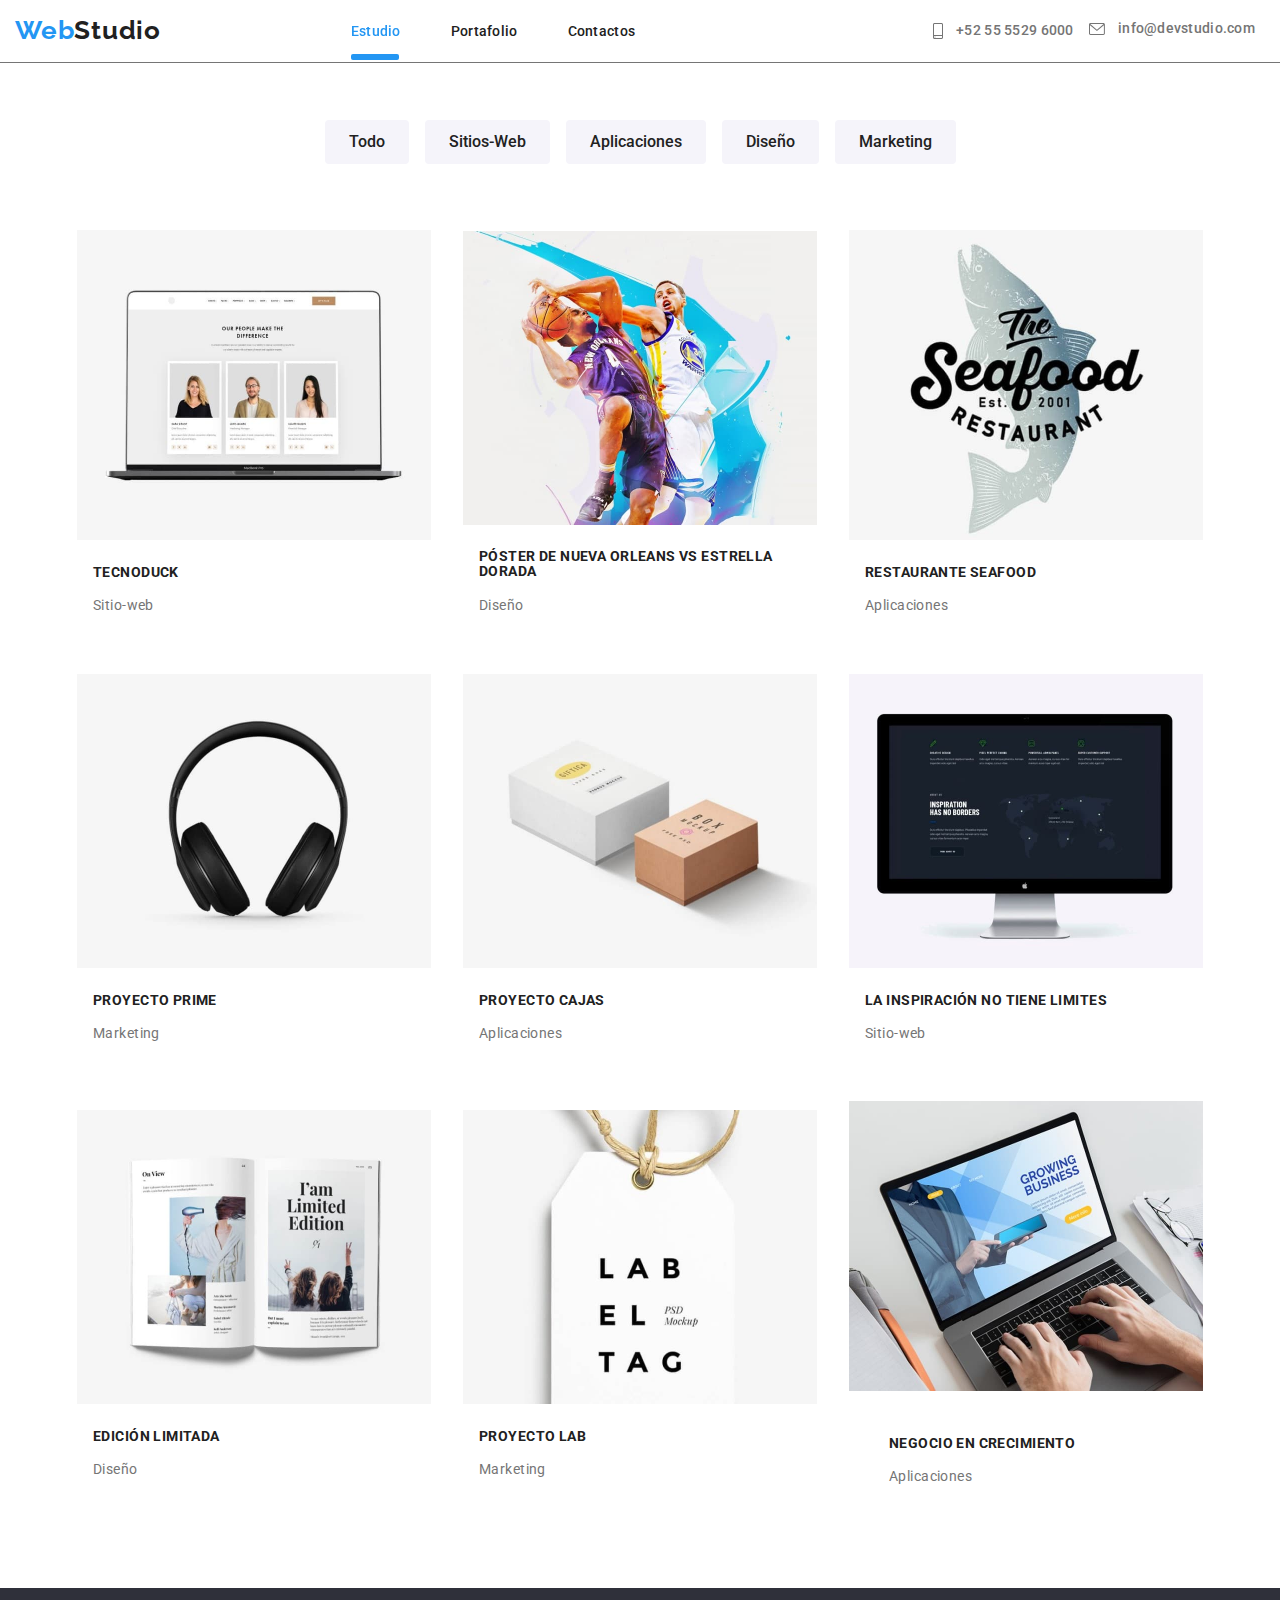
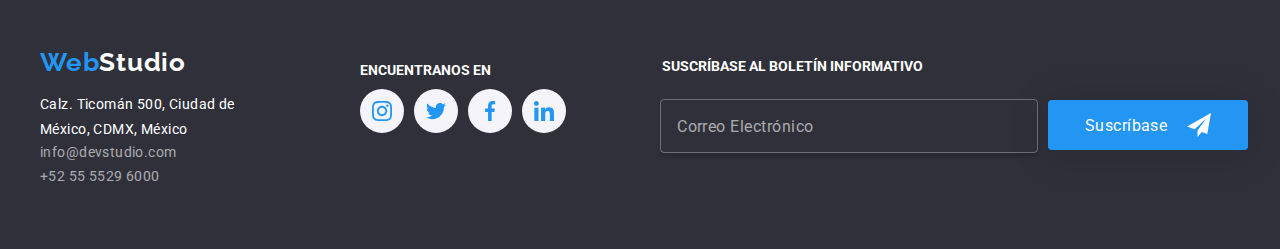
<file: portafolio.html>
<!DOCTYPE html>
<html lang="en">
  <head>
    <meta charset="UTF-8" />
    <meta http-equiv="X-UA-Compatible" content="IE=edge" />
    <meta name="viewport" content="width=device-width, initial-scale=1.0" />
    <!--fonts-->
    <link rel="preconnect" href="https://fonts.googleapis.com" />
    <link rel="preconnect" href="https://fonts.gstatic.com" crossorigin />
    <link
      href="https://fonts.googleapis.com/css2?family=Roboto:wght@400;500;700;900&display=swap"
      rel="stylesheet"
    />
    <link rel="preconnect" href="https://fonts.googleapis.com" />
    <link rel="preconnect" href="https://fonts.gstatic.com" crossorigin />
    <link
      href="https://fonts.googleapis.com/css2?family=Raleway:wght@700&family=Roboto:wght@400;500;700;900&display=swap"
      rel="stylesheet"
    />
    <!--enlace scc-->
    <link rel="stylesheet" type="text/css" href="./sass/main.css" />
    <link rel="stylesheet" type="text/css" href="normalize.css" />
    <title>STUDIO</title>
  </head>
  <body>
    <!--header -->
    <header class="header">
      <div class="header__container">
        <a href="./index.html" class="header__logo"
          >Web<span class="header__logo--web">Studio</span></a
        >
        <button
          class="menu-toggle js-open-menu"
          aria-expanded="false"
          aria-controls="mobile-menu"
        >
          <svg class="header__menu" widht="40px" height="40px">
            <use xlink:href="./images/icons.svg#icon-menu"></use>
          </svg>
        </button>
        <nav class="header-nav">
          <ul class="header__nav">
            <li>
              <a
                href="index.html"
                class="header__nav__item header__nav__item--after"
                >Estudio</a
              >
            </li>
            <li>
              <a href="portafolio.html" class="header__nav__item">Portafolio</a>
            </li>
            <li>
              <a href="#footer" class="header__nav__item">Contactos</a>
            </li>
          </ul>
        </nav>
        <ul class="header__list-contact">
          <li>
            <!-- Contenedor para el ícono y el enlace -->
            <div class="header__list-contact__item-container">
              <a class="header__list-contact__item" href="tel:+525555296000">
                <svg class="icon-cel">
                  <use xlink:href="./images/icons.svg#icon-tel"></use>
                </svg>
              </a>
              <a href="tel:+525555296000" class="header__list-contact__item">
                +52 55 5529 6000
              </a>
            </div>
          </li>
          <li>
            <!-- Contenedor para el ícono y el enlace -->
            <div class="header__list-contact__item-container">
              <a
                class="header__list-contact__item"
                href="mailto:info@devstudio.com"
              >
                <svg class="icon-sobre">
                  <use xlink:href="./images/icons.svg#icon-sobre"></use>
                </svg>
              </a>
              <a
                href="mailto:info@devstudio.com"
                class="header__list-contact__item"
              >
                info@devstudio.com
              </a>
            </div>
          </li>
        </ul>
      </div>
    </header>
    <!---------------------------------------------------------Main------------------------------------------------->
    <main>
      <section class="section-one">
        <div class="container">
          <!--firstsecction-->
          <ul class="main__btnlist">
            <li><button class="main__btnlist__item">Todo</button></li>
            <li><button class="main__btnlist__item">Sitios-Web</button></li>
            <li><button class="main__btnlist__item">Aplicaciones</button></li>
            <li><button class="main__btnlist__item">Diseño</button></li>
            <li><button class="main__btnlist__item">Marketing</button></li>
          </ul>
          <!---------------------------------------------------------------secondsection---------------------------------->
          <ul class="main__cards">
            <!--card-1-->
            <li class="main__card__div">
              <a href="#">
                <div class="cmain__card__div-card">
                  <img
                    class="imgcard"
                    src="images/por1.jpg"
                    alt="Imagen1"
                    width="370"
                    height="310"
                  />
                  <div class="overlay">
                    <p>
                      Tecnoduck es una plataforma de distribución de coronavirus
                      de última generación. Las compañías usan esta plataforma
                      para el espionaje digital y los ataques a los servidores
                      seguros de la competencia.
                    </p>
                  </div>
                  <div class=".main__card-div__padding">
                    <h4 class="main__card__content-title">Tecnoduck</h4>
                    <p class="main__card__content-text">Sitio-web</p>
                  </div>
                </div>
              </a>
            </li>
            <!--card-2-->
            <li class="main__card__div">
              <a href="#">
                <div class="main__card__div-card">
                  <img
                    href="#"
                    src="images/por2.jpg"
                    alt="Imagen2"
                    width="370"
                    height="294"
                  />
                  <div class="overlay">
                    <p>
                      Tecnoduck es una plataforma de distribución de coronavirus
                      de última generación. Las compañías usan esta plataforma
                      para el espionaje digital y los ataques a los servidores
                      seguros de la competencia.
                    </p>
                  </div>
                  <div class=".main__card-div__padding">
                    <h4 class="main__card__content-title">
                      Póster de Nueva Orleans vs Estrella Dorada
                    </h4>
                    <p class="main__card__content-text">Diseño</p>
                  </div>
                </div>
              </a>
            </li>
            <!--card-3-->
            <li class="main__card__div">
              <a href="#">
                <div class="main__card__div-card">
                  <img
                    src="images/por3.jpg"
                    alt="Imagen3"
                    width="370"
                    height="310"
                  />
                  <div class="overlay">
                    <p>
                      Tecnoduck es una plataforma de distribución de coronavirus
                      de última generación. Las compañías usan esta plataforma
                      para el espionaje digital y los ataques a los servidores
                      seguros de la competencia.
                    </p>
                  </div>
                  <div class=".main__card-div__padding">
                    <h4 class="main__card__content-title">
                      Restaurante Seafood
                    </h4>
                    <p class="main__card__content-text">Aplicaciones</p>
                  </div>
                </div>
              </a>
            </li>
            <!--card-4-->
            <li class="main__card__div">
              <a href="#">
                <div class="main__card__div-card">
                  <img
                    src="images/por4.jpg"
                    alt="Imagen4"
                    width="370"
                    height="294"
                  />
                  <div class="overlay">
                    <p>
                      Tecnoduck es una plataforma de distribución de coronavirus
                      de última generación. Las compañías usan esta plataforma
                      para el espionaje digital y los ataques a los servidores
                      seguros de la competencia.
                    </p>
                  </div>
                  <div class=".main__card-div__padding">
                    <h4 class="main__card__content-title">Proyecto prime</h4>
                    <p class="main__card__content-text">Marketing</p>
                  </div>
                </div>
              </a>
            </li>
            <!--card-5-->
            <li class="main__card__div">
              <a href="#">
                <div class="main__card__div-card">
                  <img
                    src="images/por5.jpg"
                    alt="Imagen5"
                    width="370"
                    height="294"
                  />
                  <div class="overlay">
                    <p>
                      Tecnoduck es una plataforma de distribución de coronavirus
                      de última generación. Las compañías usan esta plataforma
                      para el espionaje digital y los ataques a los servidores
                      seguros de la competencia.
                    </p>
                  </div>
                  <div class=".main__card-div__padding">
                    <h4 class="main__card__content-title">Proyecto cajas</h4>
                    <p class="main__card__content-text">Aplicaciones</p>
                  </div>
                </div>
              </a>
            </li>
            <!--card-6-->
            <li class="main__card__div">
              <a href="#">
                <div class="main__card__div-card">
                  <img
                    src="images/por6.jpg"
                    alt="Imagen6"
                    width="370"
                    height="294"
                  />
                  <div class="overlay">
                    <p>
                      Tecnoduck es una plataforma de distribución de coronavirus
                      de última generación. Las compañías usan esta plataforma
                      para el espionaje digital y los ataques a los servidores
                      seguros de la competencia.
                    </p>
                  </div>
                  <div class=".main__card-div__padding">
                    <h4 class="main__card__content-title">
                      La inspiración no tiene limites
                    </h4>
                    <p class="main__card__content-text">Sitio-web</p>
                  </div>
                </div>
              </a>
            </li>
            <!--card-7-->
            <li class="main__card__div">
              <a href="#">
                <div class="main__card__div-card">
                  <img
                    src="images/por7.jpg"
                    alt="Imagen7"
                    width="370"
                    height="294"
                  />
                  <div class="overlay">
                    <p>
                      Tecnoduck es una plataforma de distribución de coronavirus
                      de última generación. Las compañías usan esta plataforma
                      para el espionaje digital y los ataques a los servidores
                      seguros de la competencia.
                    </p>
                  </div>
                  <div class=".main__card-div__padding">
                    <h4 class="main__card__content-title">Edición limitada</h4>
                    <p class="main__card__content-text">Diseño</p>
                  </div>
                </div>
              </a>
            </li>
            <!--card-8-->
            <li class="main__card__div">
              <a href="#">
                <div class="main__card__div-card">
                  <img
                    src="images/por8.jpg"
                    alt="Imagen8"
                    width="370"
                    height="294"
                  />
                  <div class="overlay">
                    <p>
                      Tecnoduck es una plataforma de distribución de coronavirus
                      de última generación. Las compañías usan esta plataforma
                      para el espionaje digital y los ataques a los servidores
                      seguros de la competencia.
                    </p>
                  </div>
                  <div class=".main__card-div__padding">
                    <h4 class="main__card__content-title">Proyecto LAB</h4>
                    <p class="main__card__content-text">Marketing</p>
                  </div>
                </div>
              </a>
            </li>
            <!--card-9-->
            <li class="main__card__div">
              <a href="#">
                <div class="main__card__div-card">
                  <img
                    src="images/por9.jpg"
                    alt="Imagen9"
                    width="370"
                    height="294"
                  />
                  <div class="overlay">
                    <p>
                      Tecnoduck es una plataforma de distribución de coronavirus
                      de última generación. Las compañías usan esta plataforma
                      para el espionaje digital y los ataques a los servidores
                      seguros de la competencia.
                    </p>
                  </div>
                  <div class="main__card-div__padding">
                    <h4 class="main__card__content-title">
                      Negocio en Crecimiento
                    </h4>
                    <p class="main__card__content-text">Aplicaciones</p>
                  </div>
                </div>
              </a>
            </li>
          </ul>
        </div>
      </section>
    </main>
    <!----------------------------------------------------------footer--------------------------------------------->
    <footer class="footer">
      <div class="container">
        <div class="footer__column1">
          <a href="./index.html" class="footer__textlogo"
            >Web<span class="footer__textlogo--web">Studio</span></a
          >
          <address>
            <ul class="footer__address">
              <li class="footer__address__list--active">
                <a
                  href="https://goo.gl/maps/ngCgHBpQpBZ551xf8"
                  target="_blank"
                  rel="noopener noreferrer"
                  >Calz. Ticomán 500, Ciudad de México, CDMX, México</a
                >
              </li>
              <li class="footer__address__list">
                <a href="mailto:info@devstudio.com"> info@devstudio.com</a>
              </li>
              <li class="footer__address__list">
                <a href="tel:+525555296000">+52 55 5529 6000</a>
              </li>
            </ul>
          </address>
        </div>
        <div class="footer__column2">
          <!--footersocialmedialist-->
          <h5 class="footer__socialmedia">ENCUENTRANOS EN</h5>
          <ul class="footer__socialmedia-list">
            <li class="footer__socialmedia-list__item">
              <div class="elipse">
                <svg class="instagram">
                  <use xlink:href="./images/icons.svg#icon-instagram"></use>
                </svg>
              </div>
            </li>
            <li class="footer__socialmedia-list__item">
              <div class="elipse">
                <svg class="twitter">
                  <use xlink:href="./images/icons.svg#icon-twitter"></use>
                </svg>
              </div>
            </li>
            <li class="footer__socialmedia-list__item">
              <div class="elipse">
                <svg class="facebook">
                  <use xlink:href="./images/icons.svg#icon-facebook"></use>
                </svg>
              </div>
            </li>
            <li class="footer__socialmedia-list__item">
              <div class="elipse">
                <svg class="linkedin">
                  <use xlink:href="./images/icons.svg#icon-linkedin"></use>
                </svg>
              </div>
            </li>
          </ul>
        </div>
        <!--form1-->
        <div class="footer__column3">
          <form name="footer__form" autocomplete="on" novalidate>
            <fieldset class="footer__form__group">
              <legend class="footer__form__title">
                SUSCRÍBASE AL BOLETÍN INFORMATIVO
              </legend>
              <label>
                <input
                  type="text"
                  id="myinput"
                  name="usermail"
                  placeholder="Correo Electrónico"
                />
              </label>
              <button type="submit" class="footer__form__button">
                <p class="footer__form__button--submit">Suscríbase</p>
                <svg class="enviar">
                  <use xlink:href="./images/icons.svg#icon-enviar"></use>
                </svg>
              </button>
            </fieldset>
          </form>
        </div>
      </div>
    </footer>
    <script src="./js/modal.js"></script>
  </body>
</html>
</file>
<file: sass/main.css>
@charset "UTF-8";
:root {
  --color-blue: #2396f3;
  --white-color: #ffffff;
  --black-color: #212121;
  --gray-color: #757575;
  --graybackground-color: #f5f4fa;
  --gray-icons: #afb1b8;
}

body {
  font-family: "Roboto", sans-serif;
  margin: 0;
  padding: 0;
}
@media (max-width: 768px) {
  body {
    overflow-x: hidden;
  }
}

h1 {
  font-weight: 900;
  font-size: 44px;
  font-style: normal;
  line-height: 1.3;
  letter-spacing: 0.06em;
  text-align: center;
  cursor: pointer;
  margin: 0;
  padding: 0;
  color: var(--white-color);
}

h2 {
  font-weight: 700;
  font-size: 36px;
  font-style: normal;
  line-height: 1.1;
  letter-spacing: 0.03em;
  text-align: center;
  color: var(--black-color);
  cursor: pointer;
  margin: 0;
  padding: 0;
}

h3 {
  font-weight: 700;
  font-size: 14px;
  font-style: normal;
  line-height: 1.1;
  letter-spacing: 0.03em;
  color: var(--black-color);
  text-transform: uppercase;
  cursor: pointer;
  margin: 0;
  padding: 0;
}

h4 {
  font-weight: 700;
  font-size: 14px;
  font-style: normal;
  line-height: 1.1;
  letter-spacing: 0.03em;
  color: var(--black-color);
  text-transform: uppercase;
  cursor: pointer;
  margin: 0;
  padding: 0;
}

p {
  font-weight: 400;
  font-size: 14px;
  font-style: normal;
  line-height: 1.7;
  letter-spacing: 0.03em;
  color: var(--gray-color);
  text-align: justify;
  cursor: pointer;
  margin: 0;
  padding: 0;
}

a {
  text-decoration: none;
  color: rgba(255, 255, 255, 0.6);
  font-style: normal;
  margin: 0;
  padding: 0;
}

ul,
ol,
li {
  margin: 0;
  padding: 0;
}

.container {
  padding-left: 15px;
  padding-right: 15px;
  margin-left: auto;
  margin-right: auto;
}
@media screen and (min-width: 480px) {
  .container {
    width: 480px;
  }
}
@media screen and (min-width: 768px) {
  .container {
    width: 768px;
  }
}
@media screen and (min-width: 1200px) {
  .container {
    width: 1200px;
  }
}

.header {
  max-width: 1600px;
  min-width: 320px;
  max-height: 60px;
  padding-left: 15px;
  padding-right: 15px;
  margin-left: auto;
  margin-right: auto;
  background-color: var(--white-color);
  border-bottom: 1px solid var(--gray-color);
  z-index: 10000;
  position: fixed;
  top: 0;
  left: 0;
  width: 100%;
}

/* Resto de tu CSS aquí */
@media screen and (min-width: 768px) {
  .header {
    max-width: 1200px;
    min-width: 768px;
    max-height: 94px;
  }
}
@media screen and (min-width: 1200px) {
  .header {
    max-width: 1600px;
    max-height: 80px;
  }
}
.header__container {
  max-width: 100%;
  max-height: 100%;
  display: flex;
  justify-content: space-between;
  align-items: center;
}

.header__logo {
  font-family: "Raleway";
  font-style: normal;
  font-weight: 700;
  font-size: 26px;
  letter-spacing: 0.03em;
  color: var(--color-blue);
  text-decoration: none;
  margin-top: 16px;
  margin-bottom: 16px;
  margin-left: 0;
}
@media screen and (min-width: 481px) and (max-width: 1199px) {
  .header__logo {
    margin-left: 0px;
  }
}
@media screen and (min-width: 1200) {
  .header__logo {
    margin-left: 93px;
  }
}

.header .header__container > .header__logo .header__logo--web {
  color: var(--black-color);
}

.menu-toggle {
  display: none;
  justify-content: center;
  align-items: center;
  border: none;
  width: 40px;
  height: 40px;
  background-color: transparent;
  cursor: pointer;
  margin-top: 10px;
  margin-bottom: 10px;
  margin-right: 60px;
}

@media screen and (max-width: 768px) {
  .menu-toggle {
    display: flex;
  }
}
.header__menu:hover,
.header__menu:focus {
  fill: var(--color-blue);
  transition: fill 250ms cubic-bezier(0.4, 0, 0.2, 1);
}

.header__nav {
  display: none;
}
@media screen and (min-width: 768px) {
  .header__nav {
    display: flex;
    margin-left: 0px;
    list-style: none;
  }
}

.header__nav__item {
  text-decoration: none;
  font-family: "Roboto", sans-serif;
  color: var(--black-color);
  font-weight: 500;
  font-size: 14px;
  line-height: 1.1;
  letter-spacing: 0.02em;
  padding: 25px;
}

.header__nav__item:hover,
.header__nav__item:focus {
  color: var(--color-blue);
  transition: color 250ms cubic-bezier(0.4, 0, 0.2, 1);
}

.header__nav .header__nav__item--after {
  position: relative;
  color: var(--color-blue);
}

.header__nav .header__nav__item--after:after {
  position: absolute;
  content: "";
  border: 3px solid var(--color-blue);
  border-radius: 2px;
  bottom: 0px;
  width: 42px;
  left: 25px;
}
@media screen and (min-width: 481px) and (max-width: 1199px) {
  .header__nav .header__nav__item--after:after {
    bottom: 0px;
  }
}
@media screen and (min-width: 1200px) {
  .header__nav .header__nav__item--after:after {
    bottom: 4px;
  }
}

.header__nav .header__nav__item--after-2 {
  position: relative;
  color: var(--color-blue);
}

.header__nav .header__nav__item--after-2:after {
  position: absolute;
  content: "";
  border: 3px solid var(--color-blue);
  border-radius: 2px;
  bottom: 0px;
  width: 60px;
  left: 24px;
}

@media screen and (min-width: 481px) and (max-width: 1199px) {
  .header__nav .header__nav__item--after-2:after {
    bottom: 0px;
  }
}
@media screen and (min-width: 1200px) {
  .header__nav .header__nav__item--after-2:after {
    width: 60px;
    left: 25px;
    bottom: 4px;
  }
}
.header__list-contact {
  list-style: none;
  display: none;
}
@media screen and (min-width: 768px) {
  .header__list-contact {
    display: flex;
    flex-direction: column;
    margin-right: 40px;
  }
}
@media screen and (min-width: 1200px) {
  .header__list-contact {
    display: flex;
    flex-direction: row;
    margin-left: 93px;
  }
}

.header__list-contact__item {
  text-decoration: none;
  font-family: "Roboto", sans-serif;
  color: var(--gray-color);
  font-weight: 500;
  font-size: 14px;
  line-height: 1.1;
  letter-spacing: 0.02em;
}

@media screen and (min-width: 481px) and (max-width: 1199px) {
  .header__list-contact__item {
    font-size: 12px;
  }
}
.header__list-contact__item svg {
  vertical-align: middle;
}

.header__list-contact li:hover .header__list-contact__item svg {
  fill: var(--color-blue);
}

.header__list-contact li:hover .header__list-contact__item {
  color: var(--color-blue);
}

.icon-cel {
  width: 10px;
  height: 16px;
  fill: var(--gray-color);
  flex-shrink: 0;
  justify-content: center;
  margin-left: 5px;
  padding: 10px;
}

.icon-sobre {
  width: 16px;
  height: 12px;
  fill: var(--gray-color);
  flex-shrink: 0;
  margin-left: 5px;
  padding: 10px;
}

/*----------------------------------------------------*/
.menu-container {
  position: fixed;
  top: 0;
  left: 0;
  width: 100vw;
  height: 100vh;
  padding: 32px;
  background-color: var(--white-color);
  z-index: 999;
  transform: translateX(-100%);
  transition: transform 250ms ease-in-out;
}
@media screen and (min-width: 767px) {
  .menu-container {
    display: none;
  }
}

.menu-container.is-open {
  transform: translateX(0);
}

.menu-container .menu-toggle {
  position: absolute;
  top: 16px;
  right: 16px;
  color: #fff;
}

.mobile-menu {
  padding: 0;
  margin: 0;
  list-style: none;
  margin-bottom: 94px;
}

.mobile-menu .link {
  display: block;
  padding: 10px;
  color: var(--black-color);
  font-family: Roboto;
  font-size: 40px;
  font-style: normal;
  font-weight: 500;
  line-height: normal;
  letter-spacing: 0.8px;
}

.mobile-menu .link:hover {
  color: var(--color-blue);
}

.mobile-menu__2 {
  padding: 0;
  margin: 0;
  list-style: none;
  margin-bottom: 64px;
}

.mobile-menu__2 .link__2 {
  display: block;
  padding: 10px;
  color: var(--color-blue);
  font-family: Roboto;
  font-size: 40px;
  font-style: normal;
  font-weight: 500;
  line-height: normal;
  letter-spacing: 0.8px;
}

.mobile-menu__2 .link__3 {
  display: block;
  padding: 10px;
  color: var(--gray-color);
  font-family: Roboto;
  font-size: 24px;
  font-style: normal;
  font-weight: 500;
  line-height: normal;
  letter-spacing: 0.48px;
}

.mobile-menu__2 .link__3:hover {
  color: var(--color-blue);
}

.mobile-menu__3 {
  padding: 0;
  margin: 0;
  list-style: none;
  display: flex;
}

.mobile-menu__3 .link__4 {
  padding-left: 10px;
  padding-right: 10px;
  color: var(--color-blue);
  font-family: Roboto;
  font-size: 18px;
  font-style: normal;
  font-weight: 500;
  line-height: 22px; /* 122.222% */
  letter-spacing: 0.36px;
  border-left: 1px solid var(--color-blue);
}

.hero {
  max-width: 480px;
  margin-left: auto;
  margin-right: auto;
  padding-top: 118px;
  padding-bottom: 118px;
  color: var(--white-color);
  background-color: rgba(47, 48, 58, 0.4);
  display: flex;
  justify-content: center;
  align-items: center;
  box-shadow: 0px 0px 0px 0px rgba(47, 48, 58, 0.4);
  background-image: url(../images/Imagen.jpg);
  background-repeat: no-repeat;
  background-size: cover;
  background-position: 50% 50%;
  flex-direction: column;
}
@media screen and (min-width: 480px) {
  .hero {
    max-width: 1200px;
  }
}
@media screen and (min-width: 1200px) {
  .hero {
    max-width: 1600px;
  }
}

@media screen and (min-device-pixel-ratio: 2), screen and (-webkit-min-device-pixel-ratio: 2), screen and (min-resolution: 192dpi), screen and (min-resolution: 2dppx) {
  .hero {
    background-image: linear-gradient(rgba(47, 48, 58, 0.4), rgba(47, 48, 58, 0.4)), url(../images/Imagen@2x.jpg);
  }
}
.hero__title {
  font-size: 26px;
  font-weight: 900;
  letter-spacing: 0.01em;
  line-height: 1;
  margin-top: 60px;
}
@media screen and (min-width: 768px) {
  .hero__title {
    font-size: 26px;
    font-weight: 900;
    letter-spacing: 0.01em;
    line-height: 1;
  }
}
@media screen and (min-width: 1200px) {
  .hero__title {
    padding-top: 200px;
    font-size: 44px;
    font-weight: 900;
    letter-spacing: 0.06em;
    line-height: 1;
  }
}

.hero__btn {
  font-size: 16px;
  font-weight: 700;
  padding: 10px 32px 10px 32px;
  width: 261px;
  height: 50px;
  gap: 10px;
  border-radius: 4px;
  box-shadow: 0px 4px 40px rgba(0, 0, 0, 0.15);
  color: var(--white-color);
  background-color: var(--color-blue);
  border: none;
  cursor: pointer;
  margin-bottom: 128px;
}
@media screen and (min-width: 480px) {
  .hero__btn {
    margin-bottom: 128px;
  }
}
@media screen and (min-width: 768px) {
  .hero__btn {
    margin-bottom: 280px;
  }
}

.hero__btn:hover, .hero__btn:focus {
  background-color: var(--white-color);
  color: var(--color-blue);
  transition: color 250ms cubic-bezier(0.4, 0, 0.2, 1);
}

.modal {
  position: fixed;
  top: 0;
  left: 0;
  right: 0;
  bottom: 0;
  background-color: rgba(0, 0, 0, 0.2);
  z-index: 1000;
  /*visibilidad*/
  opacity: 1;
  transition: opacity 250ms cubic-bezier(0.4, 0, 0.2, 1);
  /*visibilidad*/
}

.is-hidden {
  opacity: 0;
  visibility: hidden;
}

.modal__container {
  position: absolute;
  width: 450px;
  height: 609px;
  flex-shrink: 0;
  border-radius: 4px;
  background: var(--white-color);
  box-shadow: 0px 2px 1px 0px rgba(0, 0, 0, 0.2), 0px 1px 1px 0px rgba(0, 0, 0, 0.14), 0px 1px 3px 0px rgba(0, 0, 0, 0.12);
  top: 50%;
  left: 50%;
  transform: translate(-50%, -50%);
  z-index: 1500;
}

@media screen and (min-width: 1200px) {
  .modal__container {
    width: 528px;
    height: 581px;
  }
}
.modal__button {
  top: 8px;
  right: 8px;
  display: flex;
  justify-content: center;
  align-items: center;
  width: 30px;
  height: 30px;
  border-radius: 50%;
  border: 1px solid rgba(0, 0, 0, 0.1);
  cursor: pointer;
  background-color: var(--white-color);
  fill: var(--color-blue);
  transition: fill 250ms cubic-bezier(0.4, 0, 0.2, 1);
  cursor: pointer;
  margin-top: 8px;
  margin-left: 412px;
}

@media screen and (min-width: 1200px) {
  .modal__button {
    margin-left: 490px;
  }
}
.modal__button:hover {
  fill: var(--white-color);
  background-color: var(--color-blue);
  transition: background-color 250ms cubic-bezier(0.4, 0, 0.2, 1);
}

.icon-close {
  height: 18px;
  width: 18px;
}

.modal__form {
  padding: 40px;
  display: flex;
  flex-direction: column;
  margin: 0;
}

.modal__form__group {
  padding-top: 0px;
  border: none;
  position: relative;
  padding-left: 37px;
  padding-right: 37px;
  display: flex;
  flex-direction: column;
  align-items: center;
}

.modal__form__group .modal__form__title {
  color: var(--black-color);
  text-align: center;
  font-family: Roboto;
  font-size: 20px;
  font-style: normal;
  font-weight: 700;
  line-height: normal;
  margin-top: 0px;
  padding-bottom: 10px;
}

.modal__form__label {
  width: 370px;
  color: #212121;
  color: #757575;
  font-family: Roboto;
  font-size: 12px;
  font-style: normal;
  font-weight: 400;
  line-height: normal;
  letter-spacing: 0.12px;
}

.modal__form__div .modal__form__input-container {
  position: relative;
  margin-bottom: 10px;
}

.modal__form__div .modal__form__input-container .modal__form__icon-container {
  position: absolute;
  top: 50%;
  left: 13px;
  transform: translateY(-50%);
  display: flex;
  justify-content: center;
  align-items: center;
  width: 18px;
  height: 18px;
  fill: var(--black-color);
}

.modal__form__input {
  width: 370px;
  height: 40px;
  border-radius: 4px;
  border: 1px solid rgba(33, 33, 33, 0.2);
  text-indent: 42px;
  display: flex;
  flex-direction: column;
  font-size: 12px;
  line-height: 1.17;
  letter-spacing: 0.01em;
  color: var(--gray-color);
  font-family: Roboto;
  font-style: normal;
  font-weight: 400;
  line-height: normal;
}

@media screen and (min-width: 1200px) {
  .modal__form__input {
    width: 448px;
  }
}
/*user*/
.modal__form .username {
  color: #757575;
  font-family: Roboto;
  font-size: 12px;
  font-style: normal;
  font-weight: 400;
  line-height: normal;
  letter-spacing: 0.01em;
  position: relative;
}

/*user*/
#user-input:focus {
  outline: none;
  border-color: var(--color-blue);
  transition: border-color 250ms cubic-bezier(0.4, 0, 0.2, 1);
}

#user-input:focus + .modal__form__label .persona {
  fill: var(--color-blue);
  transition: fill 250ms cubic-bezier(0.4, 0, 0.2, 1);
  outline: none;
}

/*telefono*/
#user-telefono:focus {
  outline: none;
  border-color: var(--color-blue);
  transition: border-color 250ms cubic-bezier(0.4, 0, 0.2, 1);
}

#user-telefono:focus + .modal__form__label .telefono {
  fill: var(--color-blue);
  transition: fill 250ms cubic-bezier(0.4, 0, 0.2, 1);
}

/*email*/
#user-email:focus {
  outline: none;
  border-color: var(--color-blue);
  transition: border-color 250ms cubic-bezier(0.4, 0, 0.2, 1);
}

#user-email:focus + .modal__form__label .email {
  fill: var(--color-blue);
  transition: fill 250ms cubic-bezier(0.4, 0, 0.2, 1);
}

/*textarea*/
.modal__form__input--textarea {
  width: 340px;
  flex-shrink: 0;
  border-radius: 4px;
  border: 1px solid rgba(33, 33, 33, 0.2);
  padding: 12px 16px 12px 16px;
  resize: none;
  color: var(--gray-color);
  font-family: Roboto;
  font-size: 12px;
  font-style: normal;
  font-weight: 400;
  line-height: normal;
  letter-spacing: 0.01em;
  position: relative;
}

@media screen and (min-width: 1200px) {
  .modal__form__input--textarea {
    width: 422px;
    padding-top: 20px;
  }
}
.modal__form__input--textarea:focus {
  outline: none;
  border-color: var(--color-blue);
  transition: border-color 250ms cubic-bezier(0.4, 0, 0.2, 1);
}

/*confirmacion*/
.modal__form__label--checkbox {
  position: relative;
  padding-left: 30px;
  display: flex;
  align-items: center;
  margin-right: 0px;
  margin-left: 0px;
  padding-bottom: 10px;
  padding-top: 10px;
}

@media screen and (min-width: 1200px) {
  .modal__form__input--checkbox {
    margin-right: 51px;
    margin-left: 52px;
  }
}
.modal__form__label--checkbox .checkbox-svg {
  position: absolute;
  top: 0;
  left: 0;
  height: 18px;
  width: 18px;
  background-image: url("./images/icons.svg#icon-revisado");
  background-size: cover;
  pointer-events: none;
  fill: var(--color-blue);
  margin-top: 9px;
  margin-left: -2px;
}

.hidden {
  display: none;
}

.modal__form__label__rectangle-checkbox {
  position: absolute;
  top: 0;
  left: 0;
  height: 13px;
  width: 14px;
  background-color: transparent;
  pointer-events: auto;
  border: 1px solid var(--black-color);
  margin-top: 7px;
  cursor: pointer;
  margin-bottom: 10px;
  margin-top: 10px;
}

.modal__form__group .modal__form__label--checkbox {
  color: var(--gray-color);
  font-family: Roboto;
  font-size: 12px;
  font-style: normal;
  font-weight: 400;
  line-height: normal;
  letter-spacing: 0.01em;
  position: relative;
  justify-content: center;
}

.modal__form__label--checkbox .modal__form__label--checkbox-span {
  color: var(--color-blue);
  font-family: Roboto;
  font-size: 15px;
  font-style: normal;
  font-weight: 400;
  line-height: normal;
  letter-spacing: 0.01em;
}

/*BUTTON*/
.modal__form__group .modal__form__button {
  width: 200px;
  height: 50px;
  border-radius: 4px;
  background: var(--color-blue);
  box-shadow: 0px 4px 4px 0px rgba(0, 0, 0, 0.15);
  color: var(--white-color);
  border: none;
  color: var(--white-color);
  text-align: center;
  font-family: Roboto;
  font-size: 16px;
  font-style: normal;
  font-weight: 700;
  letter-spacing: 0.09em;
  cursor: pointer;
}

.modal__form__group .modal__form__button:hover {
  background-color: var(--white-color);
  color: var(--color-blue);
  transition: background-color 250ms cubic-bezier(0.4, 0, 0.2, 1);
}

.listtext {
  display: flex;
  justify-content: center;
  align-items: center;
  margin: 0;
  padding: 0;
}

.listtext__details {
  list-style: none;
  padding-top: 95px;
  display: flex;
  justify-content: center;
  margin-bottom: 60px;
  gap: 30px;
  display: flex;
  flex-direction: column;
}
@media screen and (min-width: 768px) {
  .listtext__details {
    display: grid;
    grid-template-columns: repeat(2, 1fr);
  }
}
@media screen and (min-width: 1200px) {
  .listtext__details {
    display: flex;
    flex-direction: row;
    flex-wrap: nowrap;
  }
}

.listtext .listtext__details .listtext__details-div {
  margin: 0;
  padding: 0;
  text-align: center;
}
@media screen and (min-width: 480px) {
  .listtext .listtext__details .listtext__details-div {
    text-align: justify;
  }
}
@media screen and (min-width: 768px) {
  .listtext .listtext__details .listtext__details-div {
    text-align: justify;
  }
}

.listtext .listtext__details .listtext__details-div .listtext__details-rectangle {
  border-radius: 4px;
  background: var(--graybackground-color);
  width: 450px;
  height: 120px;
  flex-shrink: 0;
  margin-bottom: 30px;
  display: flex;
  justify-content: center;
  align-items: center;
}
@media screen and (min-width: 768px) {
  .listtext .listtext__details .listtext__details-div .listtext__details-rectangle {
    width: 354px;
  }
}
@media screen and (min-width: 1200px) {
  .listtext .listtext__details .listtext__details-div .listtext__details-rectangle {
    width: 270px;
  }
}

.listtext__details-rectangle .listtext__details__svg {
  width: 70px;
  height: 70px;
  flex-shrink: 0;
}

.listtext__details-div .listtext__details-item {
  flex-basis: calc((100% - 60px) / 4);
}
@media screen and (min-width: 480px) {
  .listtext__details-div .listtext__details-item {
    flex-basis: calc((100% - 90px) / 3);
  }
}
@media screen and (min-width: 768px) {
  .listtext__details-div .listtext__details-item {
    flex-basis: calc((100% - 120px) / 2);
  }
}

.listtext__content-text {
  margin-top: 10px;
  width: 450px;
}
@media screen and (min-width: 481px) {
  .listtext__content-text {
    width: 354px;
  }
}
@media screen and (min-width: 768px) {
  .listtext__content-text {
    width: 270px;
  }
}

@media screen and (max-width: 1200px) {
  .list-images {
    display: none;
  }
}
.list-images {
  margin: 0;
  padding: 0;
}

.list-images .container {
  display: flex;
  flex-direction: column;
}

.list-images .container .list-images__title {
  padding-top: 94px;
  margin-bottom: 55px;
  display: flex;
  justify-content: center;
  align-items: center;
}

.container .list-images__details {
  display: flex;
  justify-content: center;
  align-items: center;
  list-style: none;
  margin: 0;
  padding: 0;
  gap: 30px;
  padding-bottom: 94px;
}

.list-images__details__item {
  position: relative;
}

.container .list-images__details .list-images__details__div {
  position: absolute;
  bottom: 0;
  left: auto;
  width: 373px;
  flex-shrink: 0;
  height: 70px;
  background-color: rgba(47, 48, 58, 0.8);
  z-index: 500;
}

.container .list-images__details .list-images__details__div .list-images__details__div__text {
  color: var(--white-color);
  text-align: center;
  padding-top: 27px;
  font-size: 14px;
  font-family: Roboto;
  font-weight: 700;
  letter-spacing: 0.42px;
  text-transform: uppercase;
}

.list-images__details > .list-images__details__item {
  display: flex;
  justify-content: center;
  align-items: center;
  flex-basis: calc((100% - 46px) / 3);
  margin: 0;
  padding: 0;
  position: relative;
}

.listteam {
  background-color: var(--graybackground-color);
  background-size: cover;
}

.listteam .container {
  margin: auto;
  padding: 0;
  display: flex;
  flex-direction: column;
}

.container > .listteam__title {
  padding-top: 94px;
}

.listteam__link {
  text-decoration: none;
}

.listteam__details {
  display: flex;
  flex-direction: column;
  justify-content: center;
  list-style: none;
  gap: 30px;
  margin-top: 50px;
  margin-bottom: 94px;
}
@media screen and (min-width: 768px) {
  .listteam__details {
    display: grid;
    grid-template-columns: repeat(2, 1fr);
  }
}
@media screen and (min-width: 1200px) {
  .listteam__details {
    display: flex;
    flex-direction: row;
  }
}

.listteam__details__item {
  background-color: var(--white-color);
  box-shadow: 0px 1px 3px rgba(0, 0, 0, 0.12), 0px 1px 1px rgba(0, 0, 0, 0.14), 0px 2px 1px rgba(0, 0, 0, 0.2);
  border-radius: 0px 0px 4px 4px;
  justify-content: center;
  width: 450px;
  height: 622px;
  flex-basis: calc((100% - 74px) / 4);
}
@media screen and (min-width: 768px) {
  .listteam__details__item {
    flex-basis: calc((50% - 30px) / 4);
    width: 354px;
    height: 536px;
  }
}
@media screen and (min-width: 1200px) {
  .listteam__details__item {
    flex-basis: calc((25% - 30px) / 4);
    width: 270px;
    height: 428px;
  }
}

.listteam__details__item:hover {
  box-shadow: 0px 1px 1px rgba(0, 0, 0, 0.12), 0px 4px 4px rgba(0, 0, 0, 0.06), 1px 4px 6px rgba(0, 0, 0, 0.16);
  transition: box-shadow 250ms cubic-bezier(0.4, 0, 0.2, 1);
}

.listteam__img {
  width: 450px;
  height: 460px;
  flex-shrink: 0;
  margin-bottom: 30px;
}
@media screen and (min-width: 768px) {
  .listteam__img {
    width: 354px;
    height: 374px;
  }
}
@media screen and (min-width: 1200px) {
  .listteam__img {
    width: 270px;
    height: 260px;
  }
}

.listteam__socialmedia {
  list-style: none;
  display: flex;
  align-items: center;
  justify-content: center;
  margin-top: 28px;
  margin-bottom: 42px;
}

.elipse {
  width: 44px;
  height: 44px;
  flex-shrink: 0;
  fill: var(--white-color);
}

.listteam__div__name {
  text-align: center;
  margin-bottom: 10px;
}

.listteam__div__text {
  text-align: center;
}

.elipse {
  border-radius: 50%;
  background-color: var(--white-color);
  display: flex;
  justify-content: center;
  align-items: center;
  cursor: pointer;
}

.elipse:hover {
  background-color: var(--color-blue);
  transition: background-color 250ms cubic-bezier(0.4, 0, 0.2, 1);
}

.elipse:hover svg {
  fill: var(--white-color);
  transition: fill 250ms cubic-bezier(0.4, 0, 0.2, 1);
}

.instagram {
  width: 20px;
  height: 20px;
  flex-shrink: 0;
  fill: #afb1b8;
  cursor: pointer;
}

.twitter {
  width: 20px;
  height: 20px;
  flex-shrink: 0;
  fill: #afb1b8;
  cursor: pointer;
}

.facebook {
  width: 20px;
  height: 20px;
  flex-shrink: 0;
  fill: #afb1b8;
  cursor: pointer;
}

.linkedin {
  width: 20px;
  height: 20px;
  flex-shrink: 0;
  fill: #afb1b8;
  cursor: pointer;
}

.elipse {
  width: 44px;
  height: 44px;
  flex-shrink: 0;
  fill: var(--white-color);
}

.usualcostumers .container {
  display: flex;
  flex-direction: column;
}

.usualcostumers__title {
  margin-top: 59px;
}

.usualcostumers__list {
  list-style: none;
  display: grid;
  grid-template-columns: repeat(2, 1fr);
  margin-top: 44.02px;
  margin-bottom: 151px;
}
@media screen and (min-width: 768px) {
  .usualcostumers__list {
    grid-template-columns: repeat(3, 1fr);
    margin-right: 30px;
  }
}
@media screen and (min-width: 1200px) {
  .usualcostumers__list {
    display: flex;
    justify-content: space-evenly;
    margin-right: -15px;
  }
}

.usualcostumers__list__div {
  width: 170px;
  height: 81px;
  flex-shrink: 0;
  border-radius: 4px;
  border: 1px solid #afb1b8;
  color: #afb1b8;
  display: flex;
  justify-content: space-around;
  align-items: center;
  margin: 15px;
  cursor: pointer;
}
@media screen and (min-width: 768px) {
  .usualcostumers__list__div {
    width: 226px;
    height: 92px;
  }
}
@media screen and (min-width: 1200px) {
  .usualcostumers__list__div {
    width: 170px;
  }
}
.usualcostumers__list__div:hover svg, .usualcostumers__list__div:focus svg {
  border-color: #007bff;
  fill: #007bff;
  transition: border 250ms cubic-bezier(0.4, 0, 0.2, 1), fill 250ms cubic-bezier(0.4, 0, 0.2, 1);
}
.usualcostumers__list__div:hover {
  border: 1px solid #007bff;
  transition: border 250ms cubic-bezier(0.4, 0, 0.2, 1);
}

.usualcostumers__list__div__item {
  width: 106px;
  height: 52.826px;
  flex-shrink: 0;
  fill: #afb1b8;
}

footer {
  background-color: #2F303A;
  max-width: 480px;
}
@media screen and (min-width: 481px) {
  footer {
    max-width: 1200px;
  }
}
@media screen and (min-width: 1200px) {
  footer {
    max-width: 1600px;
  }
}

.container {
  display: flex;
  flex-direction: column;
  justify-content: space-between;
  align-items: center;
}
@media screen and (min-width: 481px) {
  .container {
    flex-wrap: wrap;
    flex-direction: row;
    justify-content: space-around;
  }
}
@media screen and (min-width: 1200px) {
  .container {
    flex-wrap: nowrap;
    flex-direction: row;
    justify-content: space-between;
  }
}

.footer .footer__column1 {
  margin-top: 60px;
  margin-bottom: 60px;
}

.footer__textlogo {
  font-family: "Raleway";
  font-style: normal;
  font-weight: 700;
  font-size: 26px;
  letter-spacing: 0.03em;
  color: var(--color-blue);
  text-decoration: none;
  margin-left: 163px;
  margin-right: 163px;
}
@media screen and (min-width: 768px) {
  .footer__textlogo {
    margin-left: 115px;
    margin-right: 234px;
  }
}
@media screen and (min-width: 1200px) {
  .footer__textlogo {
    margin-left: 0px;
    margin-right: 234px;
  }
}

.footer__textlogo .footer__textlogo--web {
  color: var(--white-color);
}

.footer__address {
  display: flex;
  flex-direction: column;
  justify-content: space-around;
  align-items: center;
  list-style: none;
  text-decoration: none;
  font-size: 14px;
  font-weight: 400;
  line-height: 1.7;
  letter-spacing: 0.03em;
  margin-top: 14px;
  margin-left: 60px;
  margin-right: 60px;
}
@media screen and (min-width: 768px) {
  .footer__address {
    margin-left: -60px;
  }
}
@media screen and (min-width: 1200px) {
  .footer__address {
    align-items: self-start;
    margin-left: 0px;
    width: 231px;
  }
}

.footer__address__list--active a {
  color: var(--white-color);
  font-size: 14px;
  font-family: Roboto;
  line-height: 24px;
  letter-spacing: 0.42px;
}

@media screen and (min-width: 768px) {
  .footer .footer__column2 {
    margin-top: -60px;
  }
}
@media screen and (min-width: 1200px) {
  .footer .footer__column2 {
    margin-top: -42px;
    margin-left: -60px;
  }
}

.footer .footer__column2 .footer__socialmedia-list {
  list-style: none;
  display: flex;
  align-items: center;
  justify-content: left;
}

.footer__column2 .footer__socialmedia {
  color: var(--white-color);
  font-size: 14px;
  font-family: Roboto;
  font-weight: 700;
  text-transform: uppercase;
  margin: 10px;
  margin-top: 37px;
  margin-left: 44px;
  margin-right: 44px;
}
@media screen and (min-width: 768px) {
  .footer__column2 .footer__socialmedia {
    margin-right: 99px;
  }
}
@media screen and (min-width: 1200px) {
  .footer__column2 .footer__socialmedia {
    margin-right: 0px;
  }
}
@media screen and (min-width: 1200px) {
  .footer__column2 .footer__socialmedia {
    margin-left: 0px;
    margin-top: 0px;
  }
}

.footer__socialmedia-list__item {
  padding-right: 10px;
}

.footer__socialmedia-list__item svg {
  fill: var(--color-blue);
}

.footer__socialmedia-list__item .elipse {
  background-color: var(--graybackground-color);
}

.footer__socialmedia-list__item .elipse:hover {
  background-color: var(--color-blue);
  transition: background-color 250ms cubic-bezier(0.4, 0, 0.2, 1);
}

/*column3*/
.footer__column3 {
  margin-left: 0px;
  margin-top: 72px;
  margin-right: 0px;
}
@media screen and (min-width: 1200px) {
  .footer__column3 {
    margin-top: 42px;
    margin-left: 70px;
  }
}

.footer__column3 .footer__form__group {
  display: flex;
  flex-direction: column;
  justify-content: center;
  align-items: center;
  border: none;
}
@media screen and (min-width: 481px) {
  .footer__column3 .footer__form__group {
    flex-direction: column;
  }
}
@media screen and (min-width: 1200px) {
  .footer__column3 .footer__form__group {
    flex-direction: row;
  }
}

.footer__form__group .footer__form__title {
  color: var(--white-color);
  font-family: Roboto;
  font-size: 14px;
  font-style: normal;
  font-weight: 700;
  line-height: normal;
  text-transform: uppercase;
  margin-bottom: 20px;
  text-align: center;
}
@media screen and (min-width: 768px) {
  .footer__form__group .footer__form__title {
    margin-left: 0px;
  }
}
@media screen and (min-width: 1200px) {
  .footer__form__group .footer__form__title {
    margin-left: -230px;
  }
}

.footer__column3 input::-moz-placeholder {
  color: rgba(255, 255, 255, 0.6);
  font-family: Roboto;
  font-size: 16px;
  font-style: normal;
  font-weight: 400;
  line-height: 20px;
  letter-spacing: 0.48px;
  margin-bottom: 20px;
}

.footer__column3 input::placeholder {
  color: rgba(255, 255, 255, 0.6);
  font-family: Roboto;
  font-size: 16px;
  font-style: normal;
  font-weight: 400;
  line-height: 20px;
  letter-spacing: 0.48px;
  margin-bottom: 20px;
}

.footer__column3 input {
  width: 380px;
  height: 50px;
  margin-bottom: 30px;
}
@media screen and (min-width: 481px) {
  .footer__column3 input {
    width: 358px;
  }
}
@media screen and (min-width: 1200px) {
  .footer__column3 input {
    margin-bottom: 58px;
  }
}

.footer__column3 input[type=text] {
  border-radius: 4px;
  border: 1px solid rgba(255, 255, 255, 0.3);
  background: rgba(33, 150, 243, 0);
  box-shadow: 0px 4px 4px 0px rgba(0, 0, 0, 0.15);
  padding-left: 16px;
}

.footer__column3 input[type=text].active {
  color: var(--white-color);
  padding-left: 16px;
}

.footer__form__group .footer__form__button {
  width: 200px;
  height: 50px;
  flex-shrink: 0;
  border-radius: 4px;
  box-shadow: 0px 4px 40px rgba(0, 0, 0, 0.15);
  display: flex;
  justify-content: center;
  align-items: center;
  background-color: var(--color-blue);
  border: none;
  cursor: pointer;
  padding: 0;
  margin-bottom: 60px;
}
@media screen and (min-width: 481px) {
  .footer__form__group .footer__form__button {
    margin-right: 137px;
    margin-left: 137px;
  }
}
@media screen and (min-width: 1200px) {
  .footer__form__group .footer__form__button {
    margin-left: 10px;
  }
}

.footer__form__group .footer__form__button:hover {
  background-color: var(--white-color);
}

.footer__form__group .footer__form__button:hover .footer__form__button--submit {
  color: var(--color-blue);
}

.footer__form__group .footer__form__button:hover .enviar {
  fill: var(--color-blue);
}

.footer__form__group .footer__form__button .footer__form__button--submit {
  color: var(--white-color);
  text-align: center;
  font-family: Roboto;
  font-size: 16px;
  font-style: normal;
  margin-right: 20px;
}

.footer__form__group .footer__form__button > .enviar {
  height: 24px;
  width: 24px;
  fill: var(--white-color);
}

.section-one .container {
  display: flex;
  flex-direction: column;
}

.main__btnlist {
  display: flex;
  flex-wrap: wrap;
  justify-content: left;
  list-style: none;
  padding-top: 112px;
  margin-bottom: 56px;
}
@media screen and (min-width: 480px) {
  .main__btnlist {
    display: flex;
    justify-content: center;
  }
}

.main__btnlist__item {
  font-size: 16px;
  font-weight: 500;
  line-height: 1.5;
  letter-spacing: 3%;
  padding: 10px 24px 10px 24px;
  border-radius: 4px;
  background-color: var(--graybackground-color);
  color: var(--black-color);
  cursor: pointer;
  border: none;
  margin: 8px;
  text-align: center;
}

.main__btnlist__item:hover {
  color: var(--white-color);
  background-color: var(--color-blue);
  box-shadow: 0px 2px 2px 0px rgba(0, 0, 0, 0.12), 0px 1px 2px 0px rgba(0, 0, 0, 0.08), 0px 3px 1px 0px rgba(0, 0, 0, 0.1);
  transition: background-color 250ms cubic-bezier(0.4, 0, 0.2, 1);
}

.main__cards {
  list-style: none;
  display: flex;
  flex-direction: column;
  margin-bottom: 82px;
  justify-content: center;
  gap: 30px;
}
@media screen and (min-width: 768px) {
  .main__cards {
    display: grid;
    grid-template-columns: repeat(2, 1fr);
  }
}
@media screen and (min-width: 1200px) {
  .main__cards {
    display: grid;
    grid-template-columns: repeat(3, 1fr);
  }
}

.main__card__div {
  background-color: var(--white-color);
  border: 1px solid var(--white-color);
  width: 450px;
  height: 404px;
  display: flex;
  flex-direction: column;
  align-items: center;
  justify-content: center;
  flex-basis: calc((100% - 60px) / 9);
  position: relative;
  overflow: hidden;
}
@media screen and (min-width: 768px) {
  .main__card__div {
    width: 354px;
    height: 440px;
  }
}
@media screen and (min-width: 1200px) {
  .main__card__div {
    max-width: 370px;
    max-height: 404px;
  }
}

.main__card__div-card {
  position: relative;
}

.overlay {
  position: absolute;
  top: 0;
  left: 0;
  width: auto;
  height: auto;
  transform: translateY(100%);
  background-color: rgba(33, 150, 243, 0.9);
  opacity: 0;
}

.main__card__div:hover .overlay {
  transform: translateY(0);
  transition: transform 250ms ease-in-out;
  opacity: 1;
}

.overlay p {
  color: var(--white-color);
  font-size: 18px;
  font-family: Roboto;
  font-style: normal;
  font-weight: 400;
  line-height: 28px;
  letter-spacing: 0.54px;
  padding: 63px 24px;
}

.main__card__div:hover {
  box-shadow: 0px 1px 1px rgba(0, 0, 0, 0.12), 0px 4px 4px rgba(0, 0, 0, 0.06), 1px 4px 6px rgba(0, 0, 0, 0.16);
  transition: box-shadow 250ms cubic-bezier(0.4, 0, 0.2, 1);
}

.main__card-div__padding {
  margin: 20px 24px 20px 24px;
}

.main__card__content-title {
  text-align: left;
  margin-bottom: 1em;
  padding-top: 20px;
  padding-left: 24px;
}

.main__card__content-text {
  text-align: left;
  margin-bottom: 1em;
  padding-left: 24px;
}

/*# sourceMappingURL=main.css.map */
</file>
